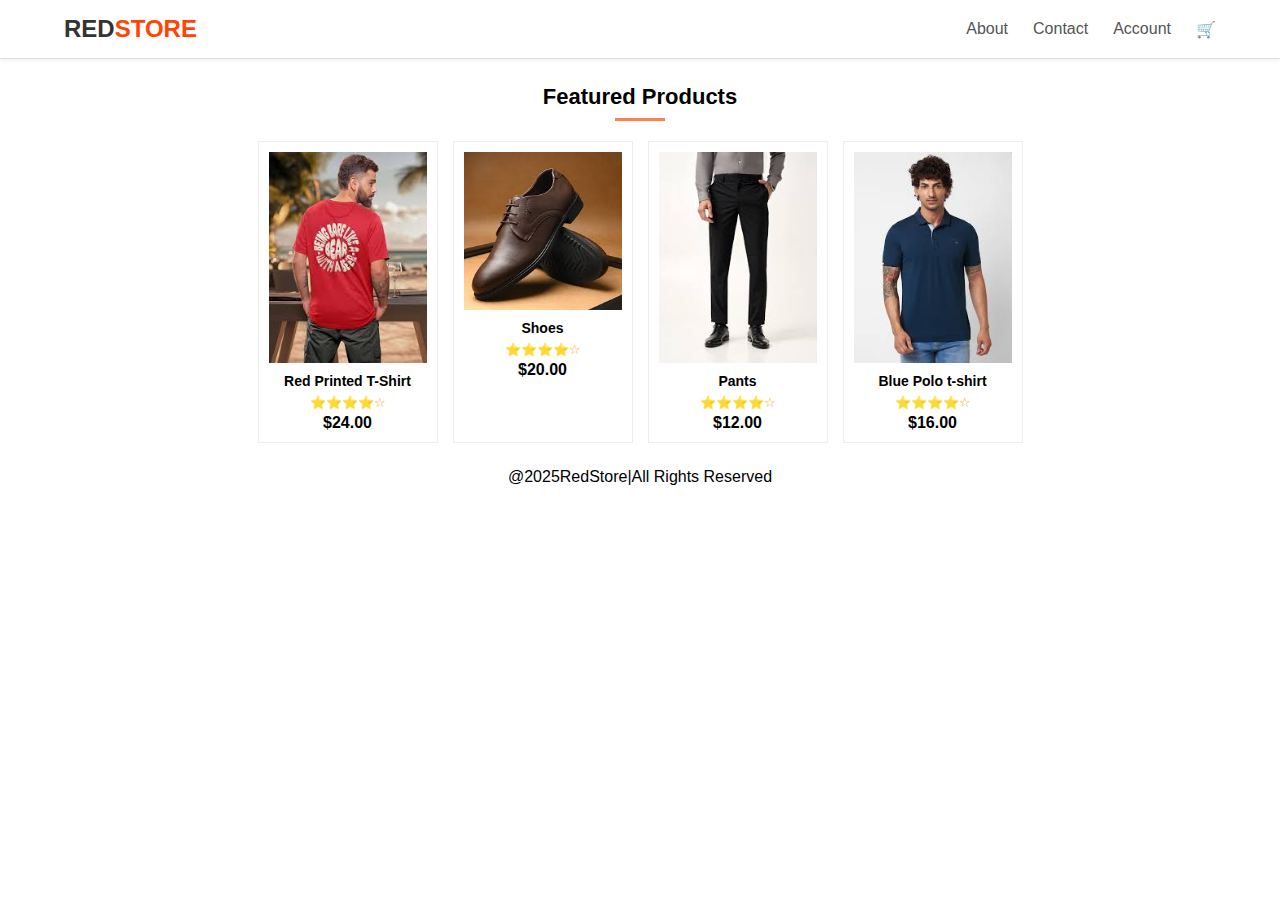
<file: index.html>
<!DOCTYPE html>
<html lang="en">
<head>
    <meta name="viewport" content="width=device-width, initial-scale=1.0">
    <title>RedStore | Featured Products</title>
    <link rel="stylesheet" href="style(3).css">
</head>
<body>
<header>
    <nav class="navbar">
        <div class="logo">RED<span>STORE</span></div>
        <ul class="nav-links">
            <li><a href="about (2).html">About</a></li>
            <li><a href="contact.html">Contact</a></li>
            <li><a href="#">Account</a></li>
            <li><a href="#">🛒</a></li>
        </ul>
    </nav>
</header>
   <main> <div class="products-section">
        <h2>Featured Products</h2>
        <div class="underline"></div>

        <div class="product-container">

            <div class="product">
                <img src="product1.jpg" alt="Red Printed T-Shirt">
                <h4>Red Printed T-Shirt</h4>
                <div class="rating">⭐⭐⭐⭐☆</div>
                <p>$24.00</p>
            </div>

            <div class="product">
                <img src="product2.jpg" alt="Shoes" height="210px">
                <h4>Shoes</h4>
                <div class="rating">⭐⭐⭐⭐☆</div>
                <p>$20.00</p>
            </div>

            <div class="product">
                <img src="product3.jpg" alt="Pants">
                <h4>Pants</h4>
                <div class="rating">⭐⭐⭐⭐☆</div>
                <p>$12.00</p>
            </div>

            <div class="product">
                <img src="product4.jpg" alt="Blue Polo">
                <h4>Blue Polo t-shirt</h4>
                <div class="rating">⭐⭐⭐⭐☆</div>
                <p>$16.00</p>
            </div>

        </div>
    </div>
    </main>
<center><footer>@2025RedStore|All Rights Reserved</footer></center>
</body>
</html>
</file>
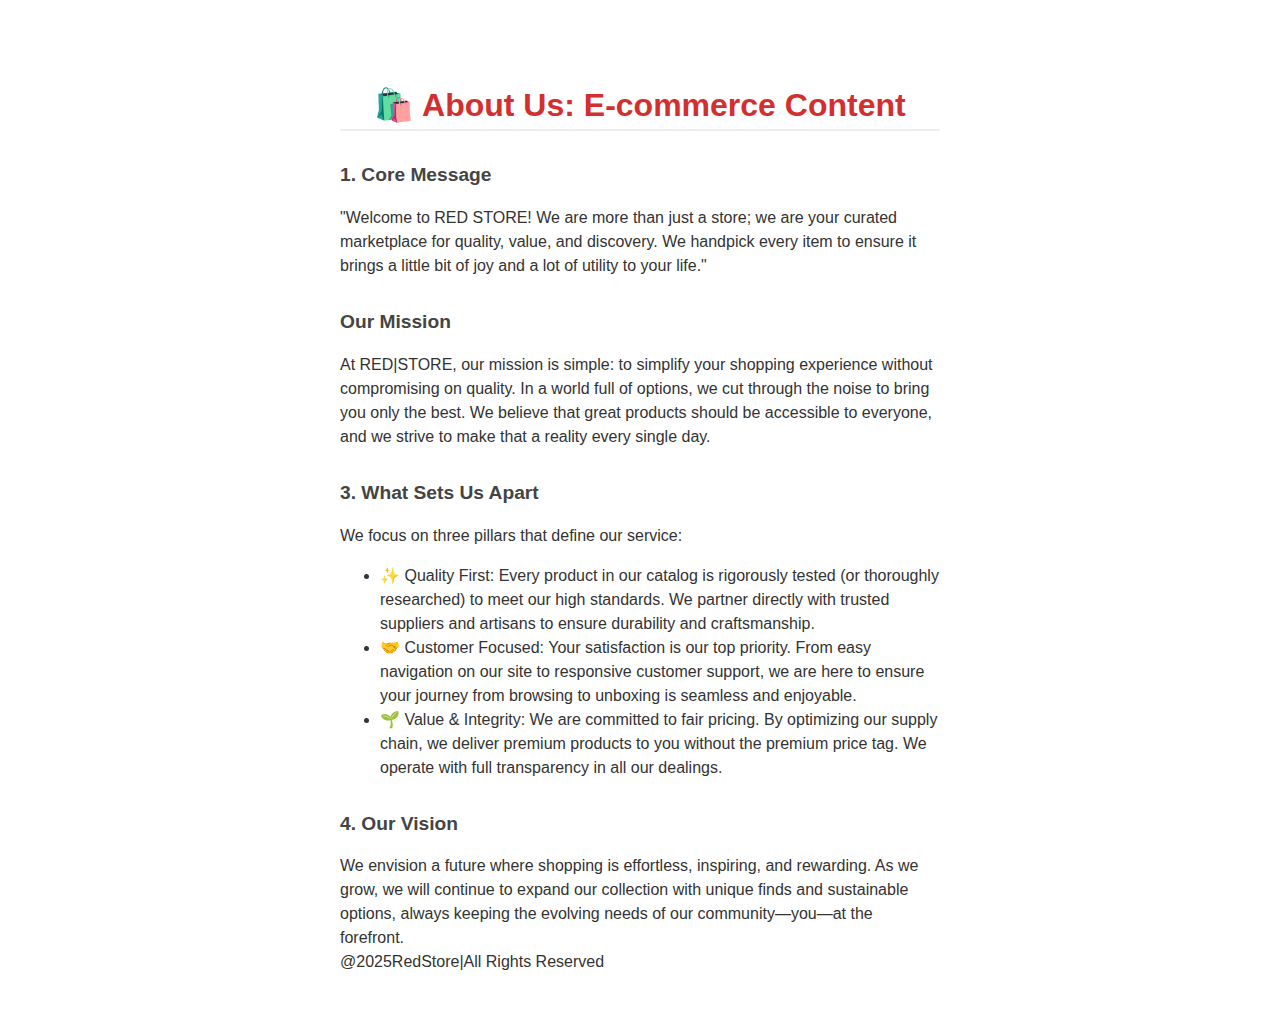
<file: about (2).html>
<!DOCTYPE html>
<html lang="en">
<head>
    <meta charset="UTF-8">
    <meta name="viewport" content="width=device-width, initial-scale=1.0">
    <title>Document</title>
    <style>
        
     
        
        body {
            font-family: sans-serif;
            line-height: 1.5;
            color: #333;
            max-width: 600px;
            margin: 40px auto;
            padding: 20px;
        }

        h1 { color: #d32f2f; border-bottom: 2px solid #eee; }
        h2 { color: #444; margin-top: 30px; font-size: 1.2em; }
        
        
        .contact-info {
            background: #f9f9f9;
            padding: 15px;
            border: 1px solid #ddd;
            border-radius: 5px;
        }

        a { color: #d32f2f; text-decoration: none; font-weight: bold; }
        a:hover { text-decoration: underline; }

        .btn {
            display: inline-block;
            background: #333;
            color: #fff;
            padding: 10px 20px;
            border-radius: 4px;
            margin-top: 10px;
        }
    </style>
</head>
<body>
 <header><center> <h1> 🛍️ About Us: E-commerce Content</h1></center></header>
<div class="about info">
    <main><h2>1. Core Message</h2> 


"Welcome to RED STORE! We are more than just a store; we are your curated marketplace for quality, value, and discovery. We handpick every item to ensure it brings a little bit of joy and a lot of utility to your life."</div>

<h2> Our Mission</h2> 
At RED|STORE, our mission is simple: to simplify your shopping experience without compromising on quality. In a world full of options, we cut through the noise to bring you only the best. We believe that great products should be accessible to everyone, and we strive to make that a reality every single day.

<div class="about info">
    <h2>3. What Sets Us Apart </h2>
We focus on three pillars that define our service:

<div> <ul><li>✨ Quality First: Every product in our catalog is rigorously tested (or thoroughly researched) to meet our high standards. We partner directly with trusted suppliers and artisans to ensure durability and craftsmanship.</li>

<li>🤝 Customer Focused: Your satisfaction is our top priority. From easy navigation on our site to responsive customer support, we are here to ensure your journey from browsing to unboxing is seamless and enjoyable.</li>

<li>🌱 Value & Integrity: We are committed to fair pricing. By optimizing our supply chain, we deliver premium products to you without the premium price tag. We operate with full transparency in all our dealings.</li>
</ul>
<h2>4. Our Vision </h2>
We envision a future where shopping is effortless, inspiring, and rewarding. As we grow, we will continue to expand our collection with unique finds and sustainable options, always keeping the evolving needs of our community—you—at the forefront.
</main>
 </div>
</div>
<footer>@2025RedStore|All Rights Reserved</footer>
</body>
</html>
</file>
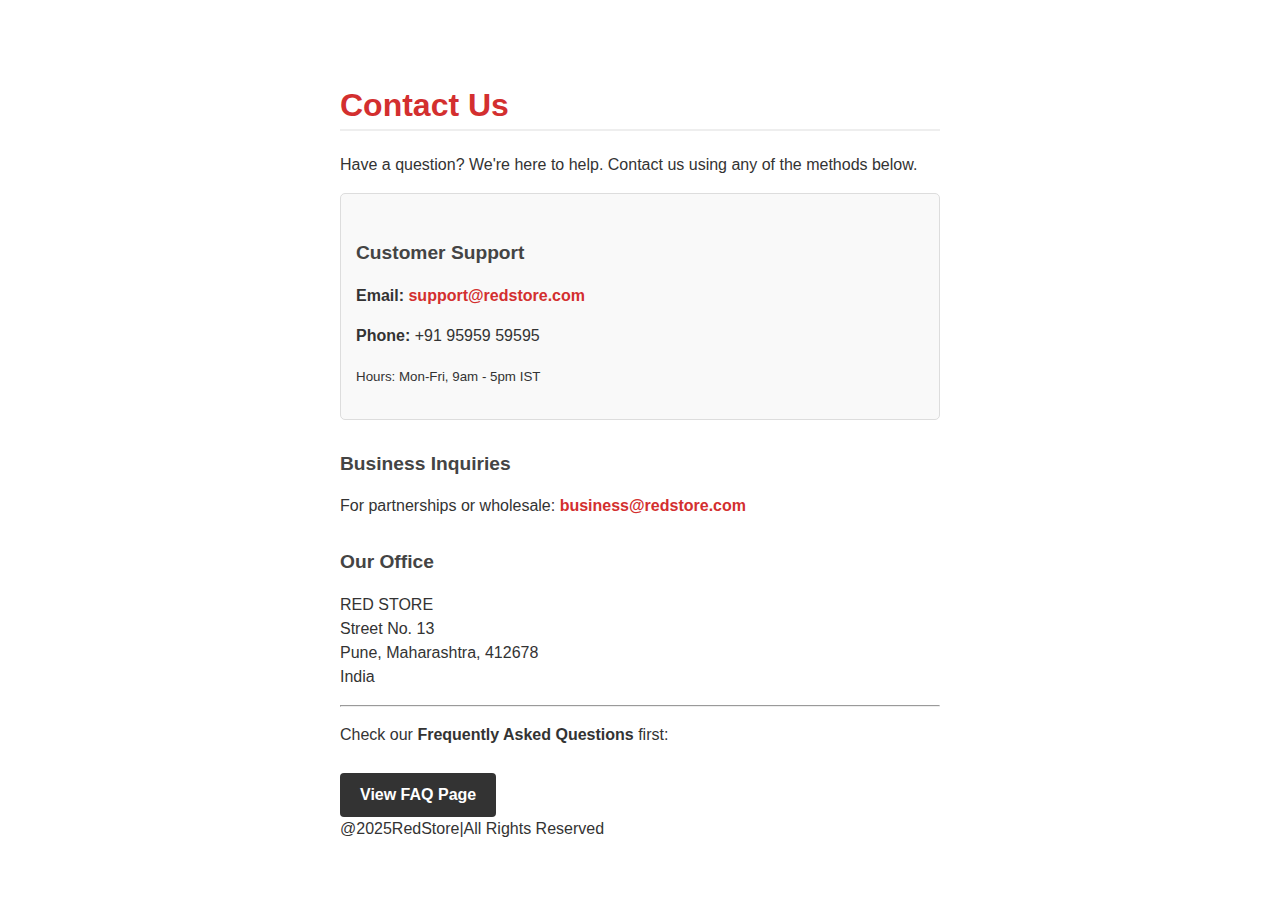
<file: contact (1).html>
<!DOCTYPE html>
<html lang="en">
<head>
    <meta charset="UTF-8">
    <meta name="viewport" content="width=device-width, initial-scale=1.0">
    <title>Contact Us - RED STORE</title>
    <style>
        
        body {
            font-family: sans-serif;
            line-height: 1.5;
            color: #333;
            max-width: 600px;
            margin: 40px auto;
            padding: 20px;
        }

        h1 { color: #d32f2f; border-bottom: 2px solid #eee; }
        h2 { color: #444; margin-top: 30px; font-size: 1.2em; }
        
        
        .contact-info {
            background: #f9f9f9;
            padding: 15px;
            border: 1px solid #ddd;
            border-radius: 5px;
        }

        a { color: #d32f2f; text-decoration: none; font-weight: bold; }
        a:hover { text-decoration: underline; }

        .btn {
            display: inline-block;
            background: #333;
            color: #fff;
            padding: 10px 20px;
            border-radius: 4px;
            margin-top: 10px;
        }
    </style>
</head>
<body>

   <header> <h1>Contact Us</h1></header>
    <main><p>Have a question? We're here to help. Contact us using any of the methods below.</p>

    <div class="contact-info">
        <h2>Customer Support</h2>
        <p><strong>Email:</strong> <a href="mailto:support@redstore.com">support@redstore.com</a></p>
        <p><strong>Phone:</strong> +91 95959 59595</p>
        <p><small>Hours: Mon-Fri, 9am - 5pm IST</small></p>
    </div>

    <h2>Business Inquiries</h2>
    <p>For partnerships or wholesale: <a href="mailto:business@redstore.com">business@redstore.com</a></p>

    <h2>Our Office</h2>
    <p>
        RED STORE<br>
        Street No. 13<br>
        Pune, Maharashtra, 412678<br>
        India
    </p>

    <hr>

    <p>Check our <strong>Frequently Asked Questions</strong> first:</p>
    <a href="#" class="btn">View FAQ Page</a></main>
<footer>@2025RedStore|All Rights Reserved</footer>
</body>
</html>
</file>
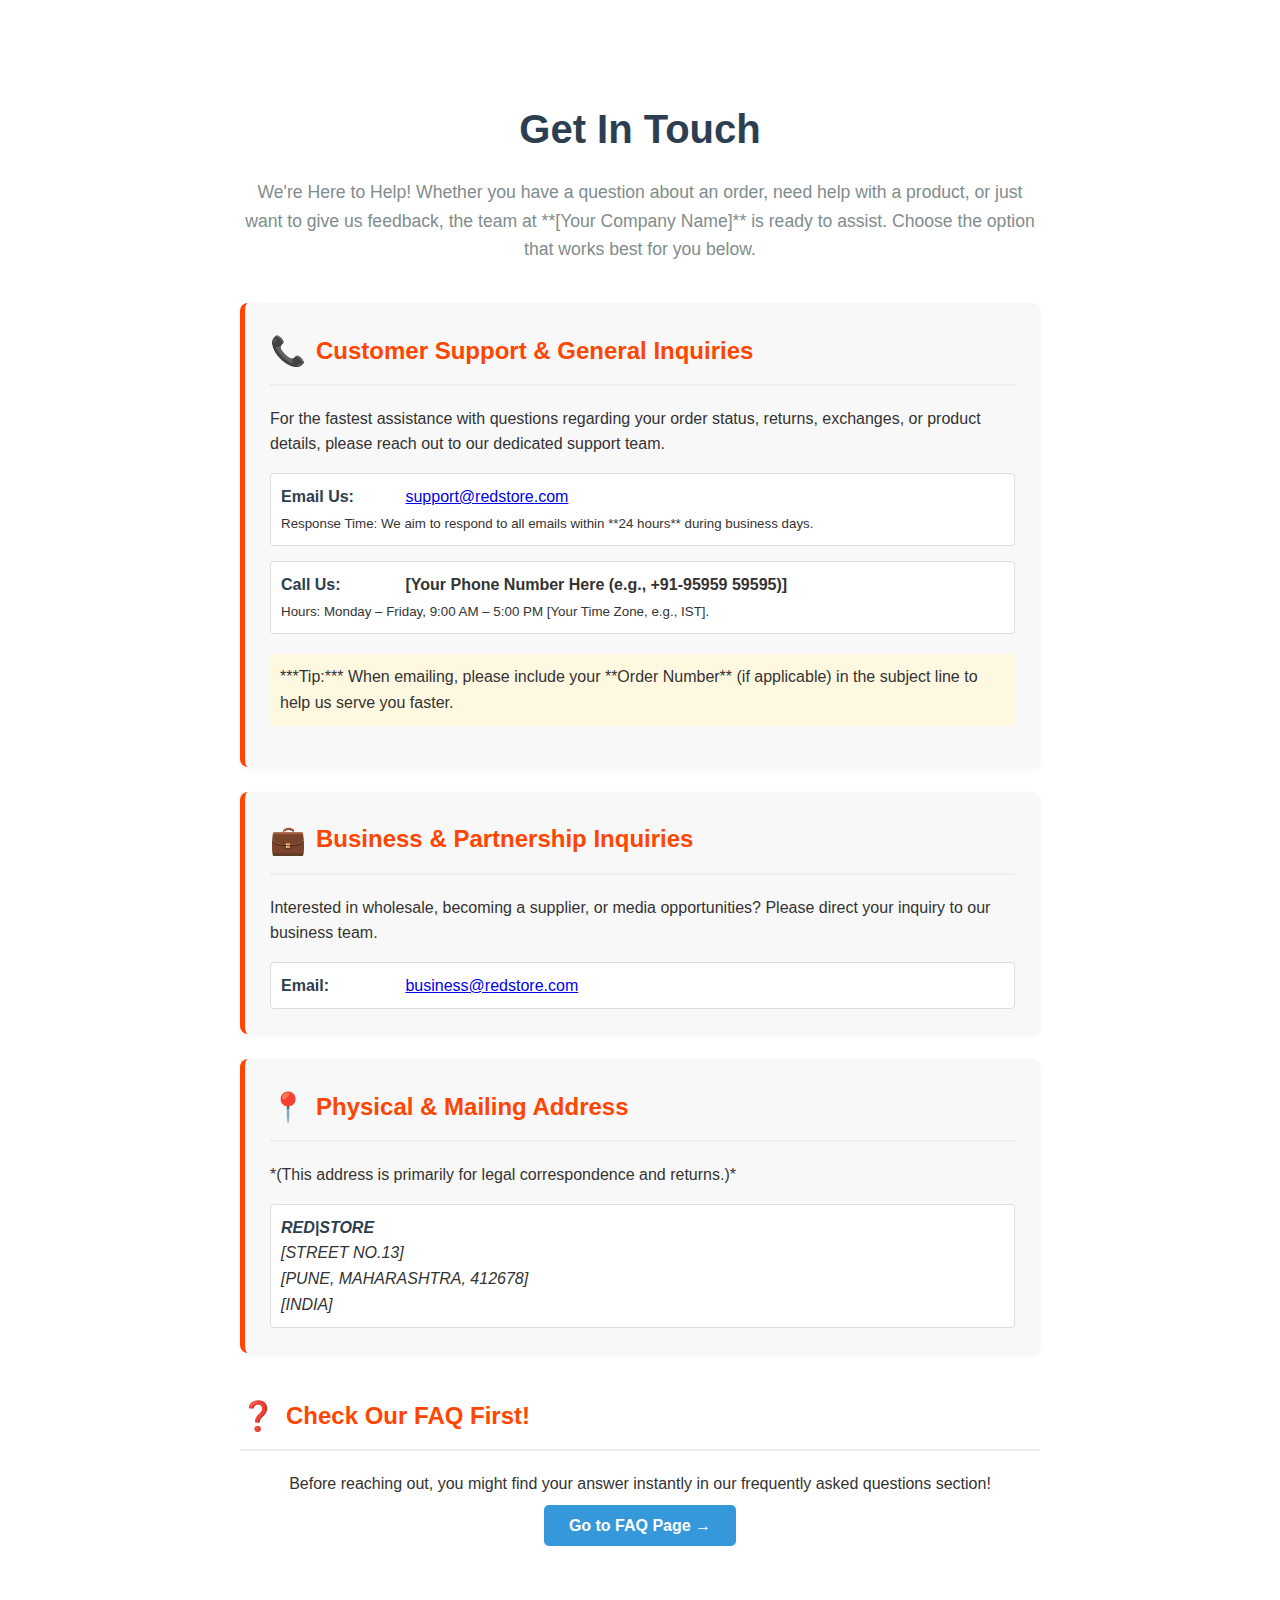
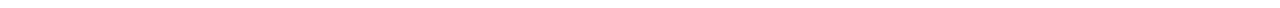
<file: contact.html>
<!DOCTYPE html>
<html lang="en">
<head>
    <meta charset="UTF-8">
    <meta name="viewport" content="width=device-width, initial-scale=1.0">
    <title>Contact Us - RED STORE</title>
    <style>
        
        .contact-container {
            max-width: 800px;
            margin: 50px auto;
            padding: 20px;
            font-family: Arial, sans-serif;
            line-height: 1.6;
            color: #333;
        }
        h1 {
            text-align: center;
            color: #2c3e50;
            font-size: 2.5em;
            margin-bottom: 5px;
        }
        .subtitle {
            text-align: center;
            color: #7f8c8d;
            font-size: 1.1em;
            margin-bottom: 40px;
        }
        .section-box {
            background: #f8f8f8;
            border-radius: 8px;
            padding: 25px;
            margin-bottom: 25px;
            border-left: 5px solid #ff4500; 
            box-shadow: 0 2px 5px rgba(0,0,0,0.05);
        }
        h2 {
            color: #ff4500; 
            border-bottom: 2px solid #eee;
            padding-bottom: 10px;
            margin-top: 0;
            display: flex;
            align-items: center;
        }
        h2 span {
            margin-right: 10px;
            font-size: 1.2em;
        }
        .info-detail {
            margin-top: 15px;
            padding: 10px;
            background: #fff;
            border-radius: 4px;
            border: 1px solid #ddd;
        }
        .info-detail strong {
            display: inline-block;
            min-width: 120px;
            color: #2c3e50;
        }
        .faq-link {
            text-align: center;
            margin-top: 40px;
        }
        .faq-link a {
            background: #3498db;
            color: white;
            padding: 12px 25px;
            text-decoration: none;
            border-radius: 5px;
            font-weight: bold;
            transition: background 0.3s;
        }
        .faq-link a:hover {
            background: #2980b9;
        }
    </style>
</head>
<body>

    <div class="contact-container">

        <h1>Get In Touch</h1>
        <p class="subtitle">
            We're Here to Help! Whether you have a question about an order, need help with a product, or just want to give us feedback, the team at **[Your Company Name]** is ready to assist. Choose the option that works best for you below.
        </p>

        <div class="section-box">
            <h2><span>📞</span> Customer Support & General Inquiries</h2>
            <p>For the fastest assistance with questions regarding your order status, returns, exchanges, or product details, please reach out to our dedicated support team.</p>

            <div class="info-detail">
                <strong>Email Us:</strong> <a href="mailto:support@redstore.com">support@redstore.com</a><br>
                <small>Response Time: We aim to respond to all emails within **24 hours** during business days.</small>
            </div>

            <div class="info-detail">
                <strong>Call Us:</strong> <span style="font-weight: bold;">[Your Phone Number Here (e.g., +91-95959 59595)]</span><br>
                <small>Hours: Monday – Friday, 9:00 AM – 5:00 PM [Your Time Zone, e.g., IST].</small>
            </div>

            <p style="margin-top: 20px; padding: 10px; background: #fff8e1; border-radius: 4px;">
                ***Tip:*** When emailing, please include your **Order Number** (if applicable) in the subject line to help us serve you faster.
            </p>
        </div>

        <div class="section-box">
            <h2><span>💼</span> Business & Partnership Inquiries</h2>
            <p>Interested in wholesale, becoming a supplier, or media opportunities? Please direct your inquiry to our business team.</p>
            <div class="info-detail">
                <strong>Email:</strong> <a href="mailto:business@redstore.com">business@redstore.com</a>
            </div>
        </div>

        <div class="section-box">
            <h2><span>📍</span> Physical & Mailing Address</h2>
            <p>*(This address is primarily for legal correspondence and returns.)*</p>
            <address class="info-detail">
                <strong>RED|STORE</strong><br>
                [STREET NO.13]<br>
                [PUNE, MAHARASHTRA, 412678]<br>
                [INDIA]
            </address>
        </div>
        
        <div class="faq-link">
            <h2><span style="color:#2c3e50;">❓</span> Check Our FAQ First!</h2>
            <p>Before reaching out, you might find your answer instantly in our frequently asked questions section!</p>
            <a href="https://www.redstore.com/faq" target="_blank">Go to FAQ Page &rarr;</a>
        </div>

    </div>

</body>
</html>
</file>
<file: style(3).css>
* {
    margin     : 0;
    padding    : 0;
    box-sizing : border-box;
    font-family: Arial, sans-serif;
}

.navbar {
    display        : flex;
    justify-content: space-between;
    align-items    : center;
    padding        : 15px 5%;
    border-bottom  : 1px solid #ddd;
    background     : #fff;
    flex-wrap      : wrap;
    box-shadow     : 0 2px 4px rgba(0, 0, 0, 0.05);
}

.logo {
    font-size     : 24px;
    font-weight   : 700;
    color         : #333;
    text-transform: uppercase;
}

.logo span {
    color: #ff4500;
}

.nav-links {
    display   : flex;
    list-style: none;
    flex-wrap : wrap;
    margin    : 0;
    padding   : 0;
}

.nav-links li {
    margin-left: 25px;
    
}

.nav-links a {
    text-decoration: none;
    color          : #555;
    font-size      : 16px;
    transition     : color 0.3s ease;
}

.nav-links a:hover {
    color: #ff4500;
}


.products-section {
    text-align: center;
    padding   : 25px 5%;
}

.products-section h2 {
    font-size: 22px;
}

.underline {
    width     : 50px;
    height    : 3px;
    background: coral;
    margin    : 8px auto 20px;
}


.product-container {
    display        : flex;
    justify-content: center;
    gap            : 15px;
    flex-wrap      : wrap;
}


.product {
    background: #fff;
    padding   : 10px;
    border    : 1px solid #eee;
    width     : 180px;
    max-width : 100%;
    transition: 0.3s;
}


.product img {
    width : 100%;
    height: auto;
}


.product:hover {
    transform : translateY(-5px);
    box-shadow: 0 5px 12px rgba(0, 0, 0, 0.15);
}


.product h4 {
    font-size: 14px;
    margin   : 6px 0;
}

.rating {
    color    : orange;
    font-size: 13px;
}

.product p {
    margin-top : 4px;
    font-weight: bold;
}
</file>
